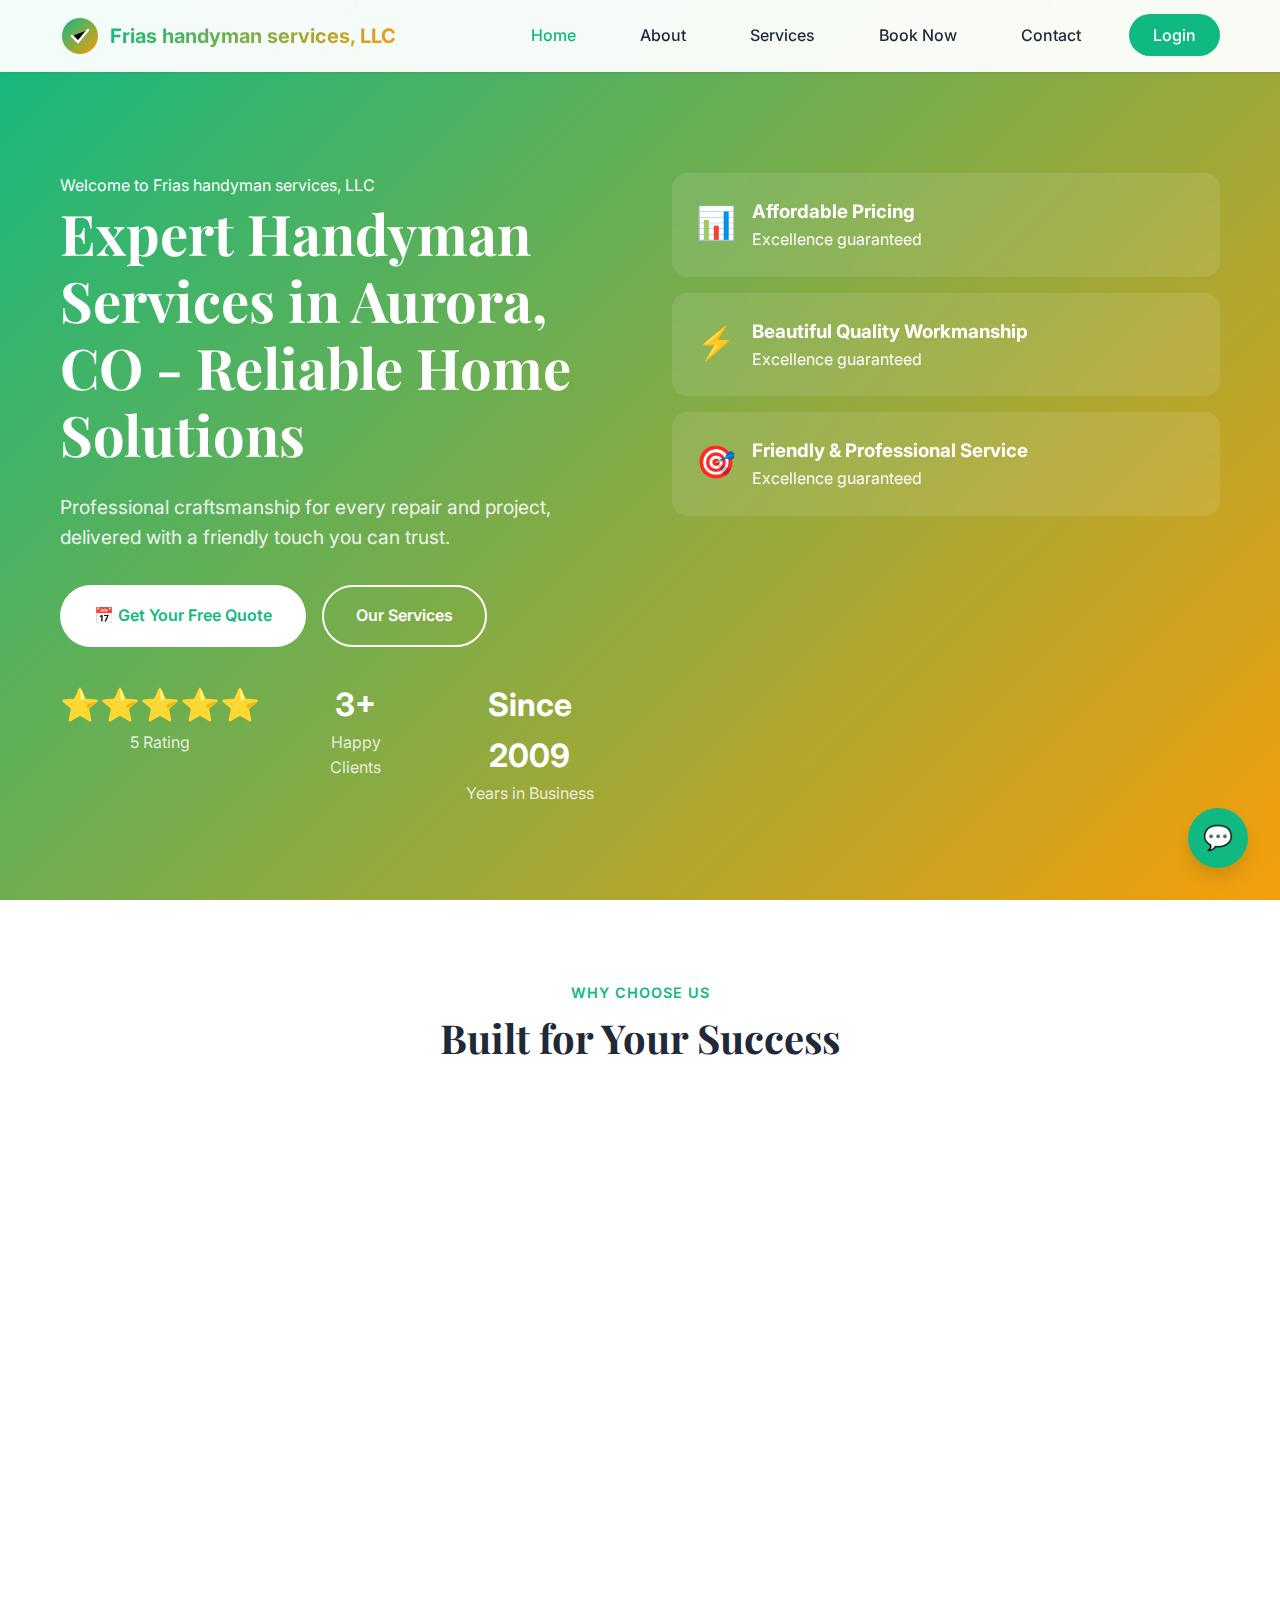
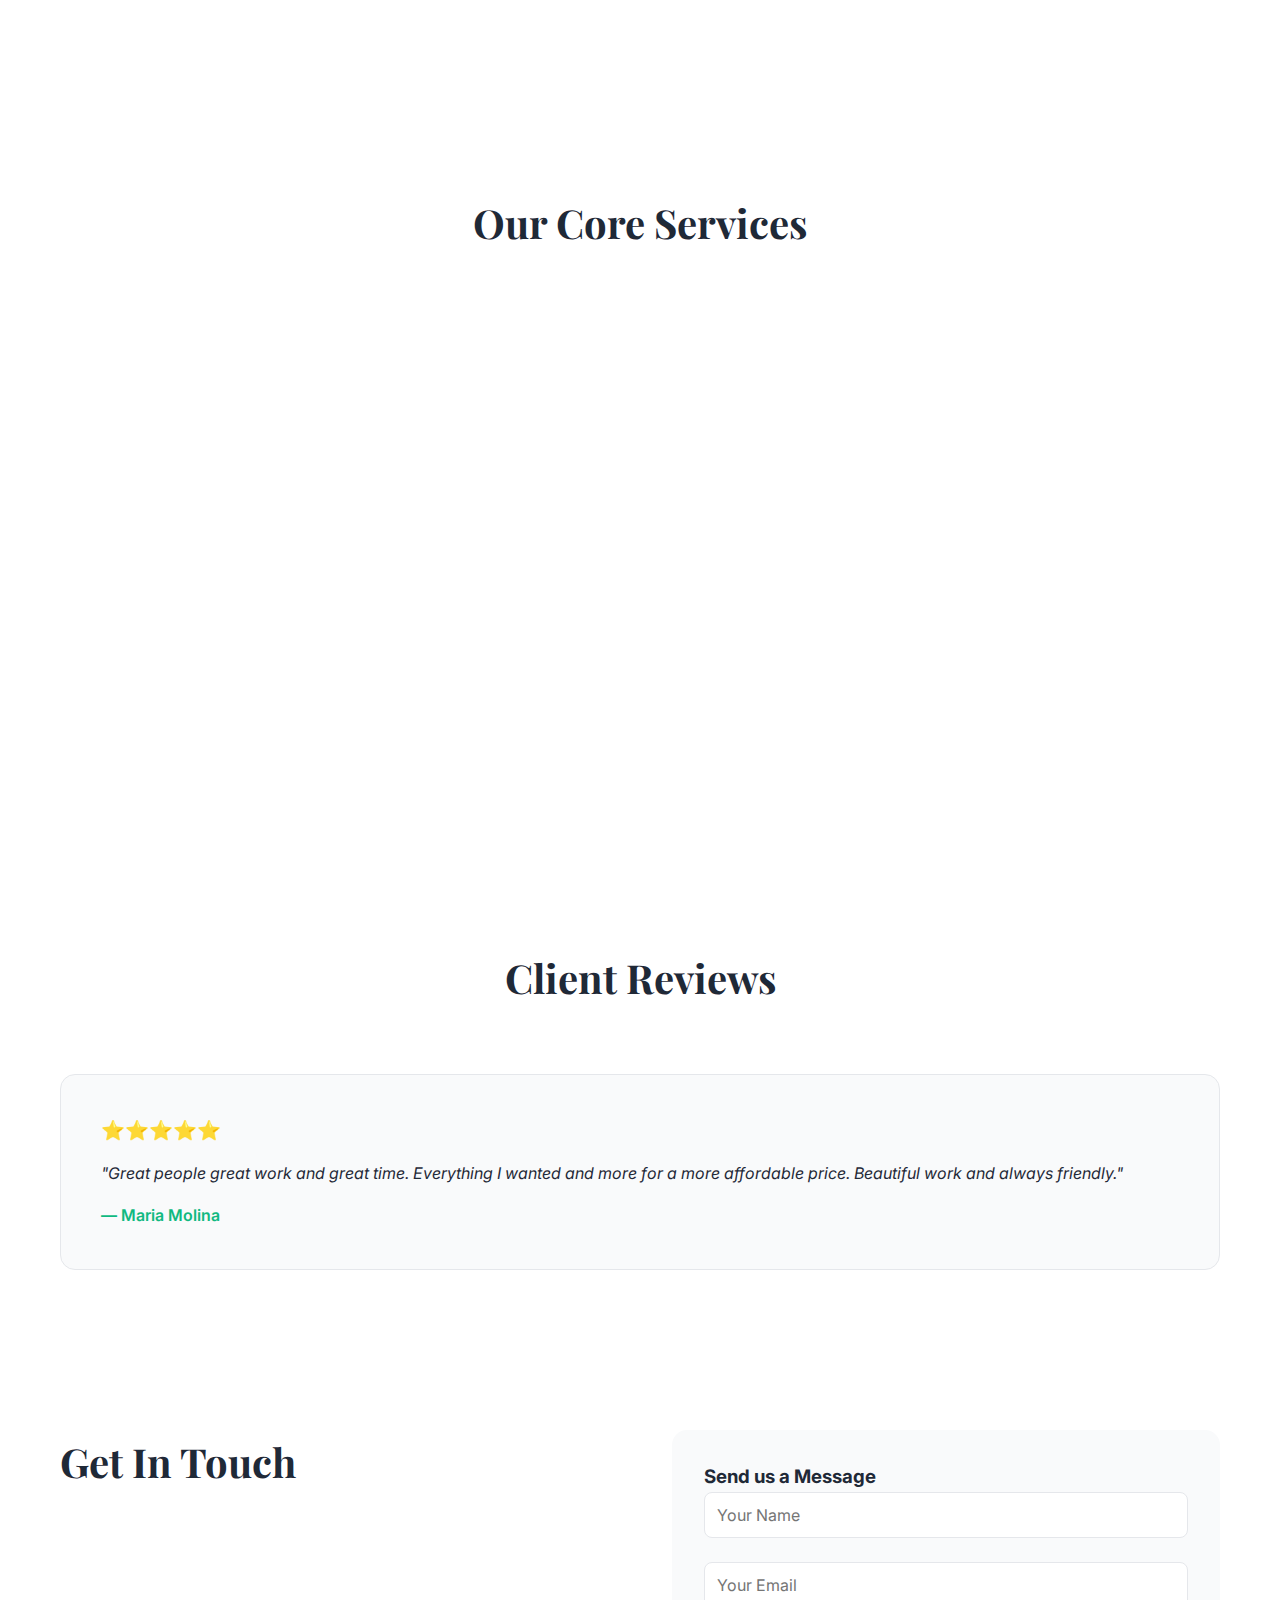
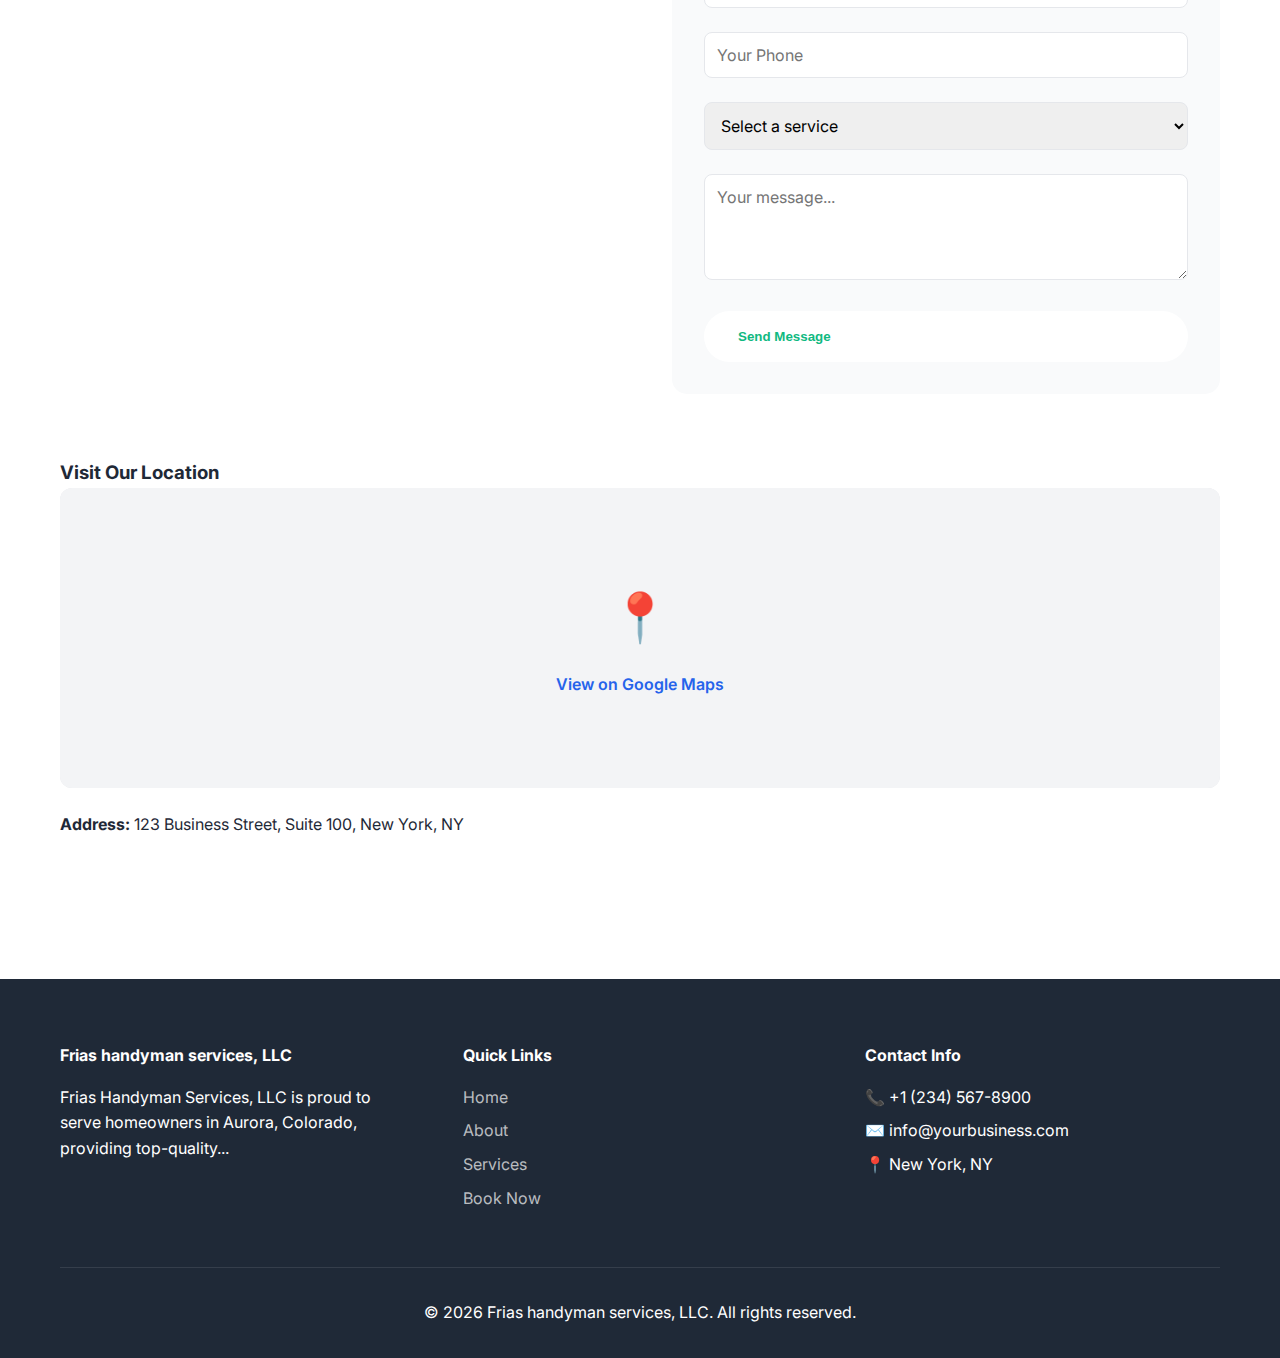
<file: index.html>
<!DOCTYPE html>
<html lang="en">
<head>
    <meta charset="UTF-8">
    <meta name="viewport" content="width=device-width, initial-scale=1.0">
    <meta name="description" content="Professional business services - Contact us for expert solutions">
    <meta name="keywords" content="business services, professional solutions">
    <title>Frias handyman services, LLC - Professional Services</title>
    <link rel="stylesheet" href="styles.css">
    <link href="https://fonts.googleapis.com/css2?family=Inter:wght@300;400;600;700&family=Playfair+Display:wght@700&display=swap" rel="stylesheet">
    <link rel="icon" type="image/svg+xml" href="data:image/svg+xml,%3Csvg xmlns='http://www.w3.org/2000/svg' viewBox='0 0 40 40'%3E%3Ccircle cx='20' cy='20' r='18' fill='%2310b981'/%3E%3Cpath d='M12 20L18 26L28 14' stroke='white' stroke-width='2.5'/%3E%3C/svg%3E">
    <script type="application/ld+json">
    {
      "@context": "https://schema.org",
      "@type": "LocalBusiness",
      "name": "Frias handyman services, LLC",
      "description": "Professional business services - Contact us for expert solutions",
      "telephone": "12345678900",
      "email": "info@yourbusiness.com",
      "address": {
        "@type": "PostalAddress",
        "streetAddress": "123 Business Street",
        "addressLocality": "New York",
        "addressRegion": "NY",
        "postalCode": "10001"
      },
      "geo": {
        "@type": "GeoCoordinates",
        "latitude": 40.7128,
        "longitude": -74.006
      },
      "aggregateRating": {
        "@type": "AggregateRating",
        "ratingValue": "5",
        "reviewCount": "3"
      }
    }
    </script>
</head>
<body>
    <nav class="navbar" id="navbar">
        <div class="container nav-container">
            <div class="logo">
                <svg width="40" height="40" viewBox="0 0 40 40">
                    <defs>
                        <linearGradient id="logoGrad" x1="0%" y1="0%" x2="100%" y2="100%">
                            <stop offset="0%" style="stop-color:#10b981"/>
                            <stop offset="100%" style="stop-color:#f59e0b"/>
                        </linearGradient>
                    </defs>
                    <circle cx="20" cy="20" r="18" fill="url(#logoGrad)"/>
                    <path d="M12 20L18 26L28 14" stroke="white" stroke-width="2.5" stroke-linecap="round"/>
                </svg>
                <span style="font-weight: 700; font-size: 1.25rem; background: linear-gradient(135deg, #10b981 0%, #f59e0b 100%); -webkit-background-clip: text; -webkit-text-fill-color: transparent;">Frias handyman services, LLC</span>
            </div>
            <ul class="nav-menu" id="navMenu">
                <li><a href="#home" class="nav-link active">Home</a></li>
                <li><a href="about.html" class="nav-link">About</a></li>
                <li><a href="services.html" class="nav-link">Services</a></li>
                <li><a href="booking.html" class="nav-link">Book Now</a></li>
                <li><a href="#contact" class="nav-link">Contact</a></li>
                <li><a href="login.html" class="nav-link btn-login">Login</a></li>
            </ul>
            <div class="hamburger" id="hamburger">
                <span></span><span></span><span></span>
            </div>
        </div>
    </nav>

    <section class="hero" id="home">
        <div class="hero-overlay"></div>
        <div class="container hero-content">
            <div class="hero-text">
                <span class="hero-tag">Welcome to Frias handyman services, LLC</span>
                <h1 class="hero-title">Expert Handyman Services in Aurora, CO - Reliable Home Solutions</h1>
                <p class="hero-description">Professional craftsmanship for every repair and project, delivered with a friendly touch you can trust.</p>
                <div class="hero-buttons">
                    <a href="booking.html" class="btn btn-primary">📅 Get Your Free Quote</a>
                    <a href="services.html" class="btn btn-secondary">Our Services</a>
                </div>
                <div class="hero-stats">
                    <div class="stat">
                        <div class="stat-number">⭐⭐⭐⭐⭐</div>
                        <div class="stat-label">5 Rating</div>
                    </div>
                    <div class="stat">
                        <div class="stat-number">3+</div>
                        <div class="stat-label">Happy Clients</div>
                    </div>
                    <div class="stat">
                        <div class="stat-number">Since 2009</div>
                        <div class="stat-label">Years in Business</div>
                    </div>
                </div>
            </div>
            <div class="hero-image">
                
                <div class="hero-card">
                    <div class="card-icon">📊</div>
                    <div class="card-content">
                        <h3>Affordable Pricing</h3>
                        <p>Excellence guaranteed</p>
                    </div>
                </div>
                
                <div class="hero-card">
                    <div class="card-icon">⚡</div>
                    <div class="card-content">
                        <h3>Beautiful Quality Workmanship</h3>
                        <p>Excellence guaranteed</p>
                    </div>
                </div>
                
                <div class="hero-card">
                    <div class="card-icon">🎯</div>
                    <div class="card-content">
                        <h3>Friendly &amp; Professional Service</h3>
                        <p>Excellence guaranteed</p>
                    </div>
                </div>
                
            </div>
        </div>
    </section>

    <section class="features">
        <div class="container">
            <div class="section-header">
                <span class="section-tag">Why Choose Us</span>
                <h2 class="section-title">Built for Your Success</h2>
            </div>
            <div class="features-grid">
                
                <div class="feature-card">
                    <div class="feature-icon">🎯</div>
                    <h3>Affordable Pricing</h3>
                    <p>Delivering excellence in every aspect</p>
                </div>
                
                <div class="feature-card">
                    <div class="feature-icon">🎯</div>
                    <h3>Beautiful Quality Workmanship</h3>
                    <p>Delivering excellence in every aspect</p>
                </div>
                
                <div class="feature-card">
                    <div class="feature-icon">🎯</div>
                    <h3>Friendly &amp; Professional Service</h3>
                    <p>Delivering excellence in every aspect</p>
                </div>
                
                <div class="feature-card">
                    <div class="feature-icon">🎯</div>
                    <h3>Reliable Local Expertise in Aurora, CO</h3>
                    <p>Delivering excellence in every aspect</p>
                </div>
                
                <div class="feature-card">
                    <div class="feature-icon">🎯</div>
                    <h3>Customer Satisfaction Focused</h3>
                    <p>Delivering excellence in every aspect</p>
                </div>
                
            </div>
        </div>
    </section>

    <section class="services-preview">
        <div class="container">
            <div class="section-header">
                <h2 class="section-title">Our Core Services</h2>
            </div>
            <div class="services-grid">
                
                <div class="service-card">
                    <div class="service-number">01</div>
                    <h3>General Home Repairs</h3>
                    <p>Tackle your home&#039;s to-do list with ease. We handle everything from leaky faucets and broken fixtures to drywall repairs, ensuring your home is always in top shape.</p>
                    <div class="service-price">$150 <span class="duration">/ 60 min</span></div>
                    <a href="booking.html?service=General%20Home%20Repairs" class="service-link">Book Now →</a>
                </div>
                
                <div class="service-card">
                    <div class="service-number">02</div>
                    <h3>Home Improvement Projects</h3>
                    <p>Transform your living space with our expert home improvement services. We bring your vision to life with meticulous craftsmanship, enhancing the beauty and functionality of your home.</p>
                    <div class="service-price">$150 <span class="duration">/ 60 min</span></div>
                    <a href="booking.html?service=Home%20Improvement%20Projects" class="service-link">Book Now →</a>
                </div>
                
                <div class="service-card">
                    <div class="service-number">03</div>
                    <h3>Installations &amp; Assembly</h3>
                    <p>Need something installed or assembled? From shelving units and TV mounts to new appliances, we provide efficient and precise installation services to save you time and hassle.</p>
                    <div class="service-price">$150 <span class="duration">/ 60 min</span></div>
                    <a href="booking.html?service=Installations%20%26%20Assembly" class="service-link">Book Now →</a>
                </div>
                
            </div>
        </div>
    </section>

    
    <section class="testimonials">
        <div class="container">
            <div class="section-header">
                <h2 class="section-title">Client Reviews</h2>
            </div>
            <div class="testimonials-grid">
                
                <div class="testimonial-card">
                    <div class="testimonial-rating">⭐⭐⭐⭐⭐</div>
                    <p class="testimonial-text">"Great people great work and great time. Everything I wanted and more for a more affordable price. Beautiful work and always friendly."</p>
                    <p class="testimonial-author">— Maria Molina</p>
                </div>
                
            </div>
        </div>
    </section>
    

    <section class="contact" id="contact">
        <div class="container">
            <div class="contact-content">
                <div class="contact-info">
                    <h2 class="section-title">Get In Touch</h2>
                    <div class="contact-methods">
                        <a href="tel:12345678900" class="contact-method">
                            <div class="method-icon">📞</div>
                            <div class="method-content">
                                <h4>Call Us</h4>
                                <p>+1 (234) 567-8900</p>
                            </div>
                        </a>
                        <a href="https://wa.me/12345678900" target="_blank" class="contact-method">
                            <div class="method-icon">💬</div>
                            <div class="method-content">
                                <h4>WhatsApp</h4>
                                <p>Chat now</p>
                            </div>
                        </a>
                        <a href="mailto:info@yourbusiness.com" class="contact-method">
                            <div class="method-icon">✉️</div>
                            <div class="method-content">
                                <h4>Email</h4>
                                <p>info@yourbusiness.com</p>
                            </div>
                        </a>
                    </div>
                </div>

                <div class="contact-form-container">
                    <h3>Send us a Message</h3>
                    <form id="contactForm" class="contact-form">
                        <div class="form-group">
                            <input type="text" name="name" required placeholder="Your Name">
                        </div>
                        <div class="form-group">
                            <input type="email" name="email" required placeholder="Your Email">
                        </div>
                        <div class="form-group">
                            <input type="tel" name="phone" placeholder="Your Phone">
                        </div>
                        <div class="form-group">
                            <select name="service">
                                <option value="">Select a service</option>
                                <option value="General Home Repairs">General Home Repairs</option><option value="Home Improvement Projects">Home Improvement Projects</option><option value="Installations &amp; Assembly">Installations &amp; Assembly</option>
                            </select>
                        </div>
                        <div class="form-group">
                            <textarea name="message" rows="4" required placeholder="Your message..."></textarea>
                        </div>
                        <button type="submit" class="btn btn-primary btn-full">Send Message</button>
                        <div id="contactFormMessage" class="form-message"></div>
                    </form>
                </div>
            </div>

            <div class="map-section">
                <h3>Visit Our Location</h3>
                <div id="map" class="map" data-lat="40.7128" data-lng="-74.006" data-business="Frias handyman services, LLC"></div>
                <p><strong>Address:</strong> 123 Business Street, Suite 100, New York, NY</p>
                <a href="https://www.google.com/maps/search/?api=1&query=40.7128,-74.006" target="_blank" class="btn btn-secondary">Get Directions</a>
            </div>
        </div>
    </section>

    <footer class="footer">
        <div class="container">
            <div class="footer-content">
                <div class="footer-section">
                    <h4>Frias handyman services, LLC</h4>
                    <p>Frias Handyman Services, LLC is proud to serve homeowners in Aurora, Colorado, providing top-quality...</p>
                </div>
                <div class="footer-section">
                    <h4>Quick Links</h4>
                    <ul>
                        <li><a href="#home">Home</a></li>
                        <li><a href="about.html">About</a></li>
                        <li><a href="services.html">Services</a></li>
                        <li><a href="booking.html">Book Now</a></li>
                    </ul>
                </div>
                <div class="footer-section">
                    <h4>Contact Info</h4>
                    <ul>
                        <li>📞 +1 (234) 567-8900</li>
                        <li>✉️ info@yourbusiness.com</li>
                        <li>📍 New York, NY</li>
                    </ul>
                </div>
            </div>
            <div class="footer-bottom">
                <p>&copy; 2026 Frias handyman services, LLC. All rights reserved.</p>
            </div>
        </div>
    </footer>

    <div id="chatbot-widget" class="chatbot-widget">
        <button id="chatbot-trigger" class="chatbot-trigger">💬</button>
        <div id="chatbot-window" class="chatbot-window" style="display: none;">
            <div class="chatbot-header">
                <h4>Chat with us!</h4>
                <button id="chatbot-close">×</button>
            </div>
            <div id="chatbot-messages" class="chatbot-messages">
                <div class="chatbot-message bot">
                    <p>👋 Hi! How can I help you today?</p>
                    <div class="chatbot-quick-replies">
                        <button class="quick-reply" data-message="Book appointment">📅 Book</button>
                        <button class="quick-reply" data-message="Services">📋 Services</button>
                        <button class="quick-reply" data-message="Hours">🕐 Hours</button>
                    </div>
                </div>
            </div>
            <div class="chatbot-input">
                <input type="text" id="chatbot-input-field" placeholder="Type a message...">
                <button id="chatbot-send">Send</button>
            </div>
        </div>
    </div>

    <script src="script.js"></script>
    
    <script src="https://js.stripe.com/v3/"></script>
</body>
</html>
</file>
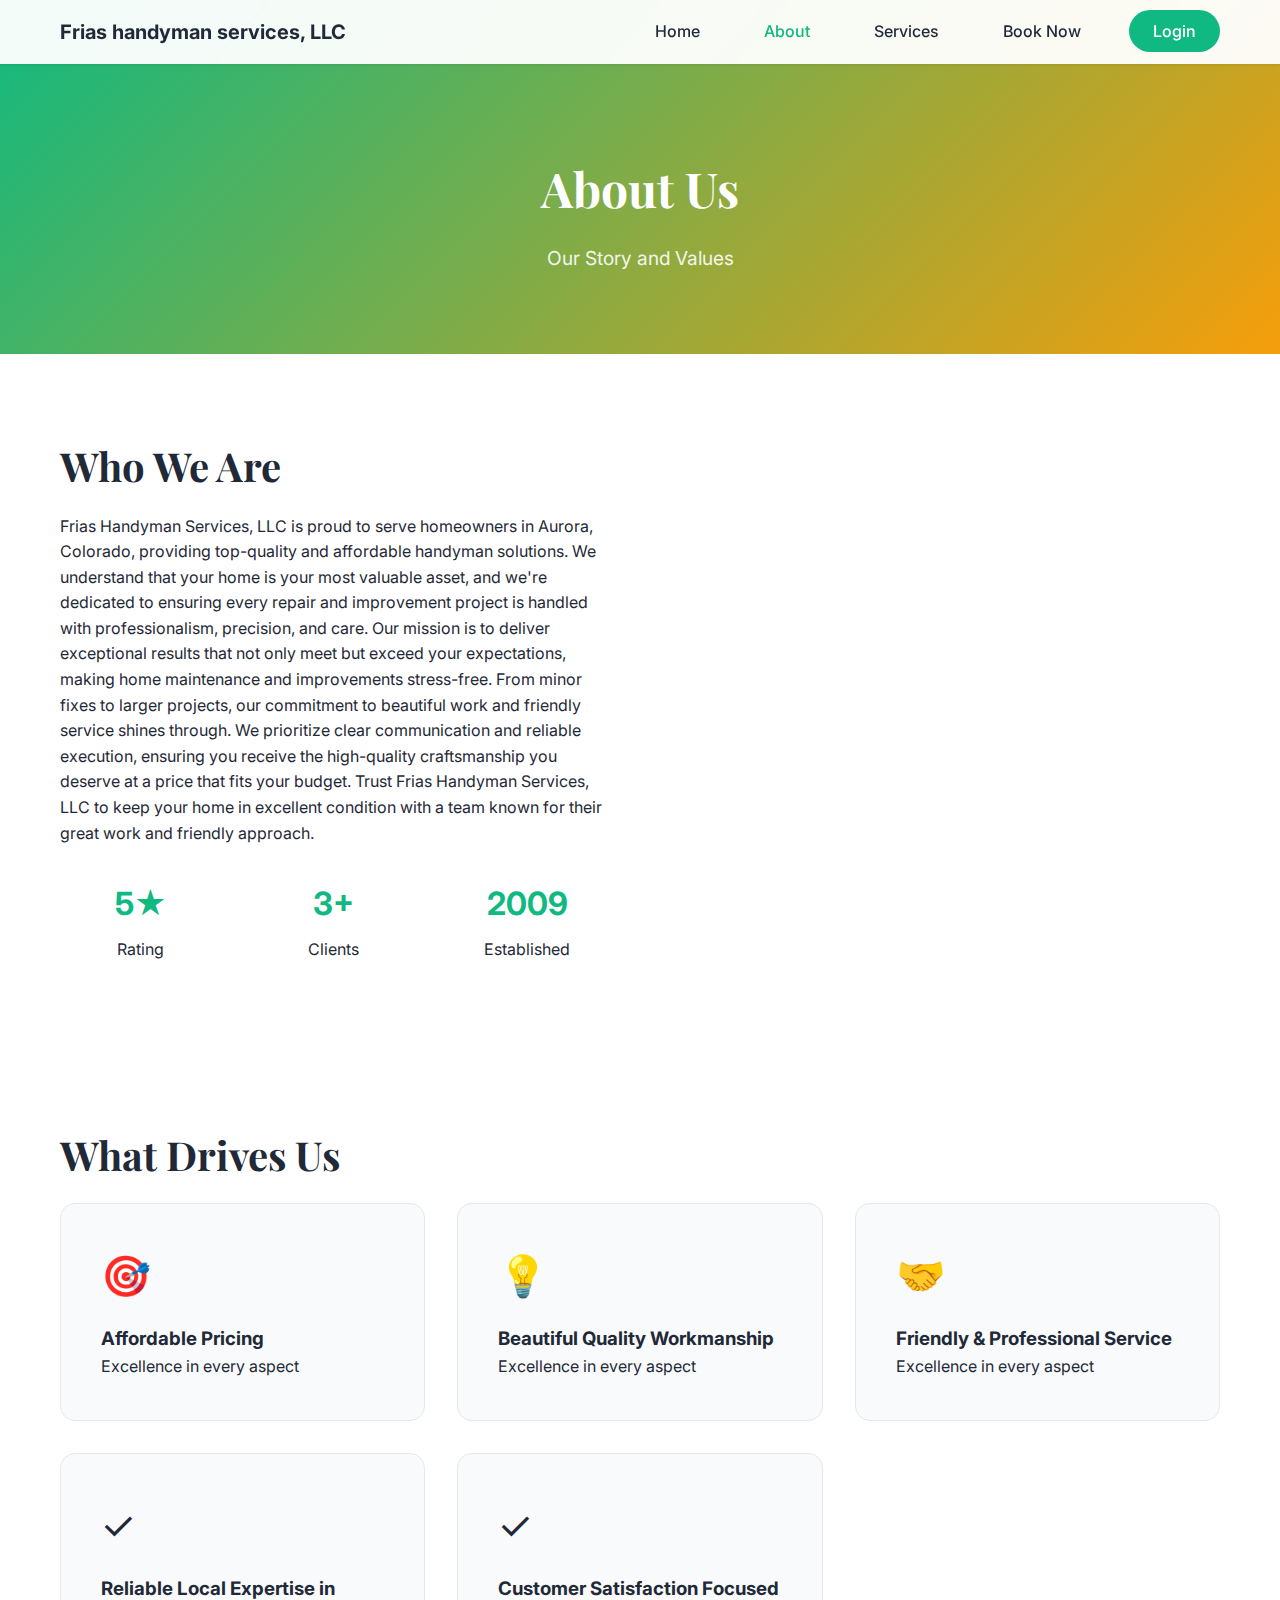
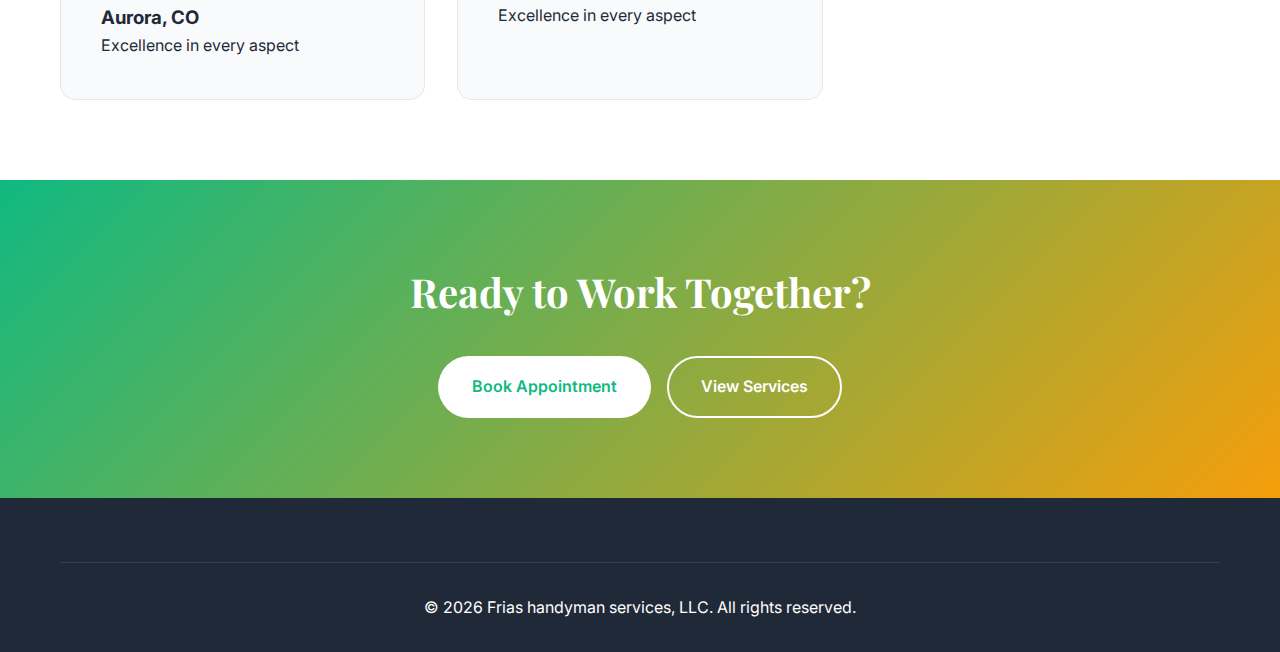
<file: about.html>
<!DOCTYPE html>
<html lang="en">
<head>
    <meta charset="UTF-8">
    <meta name="viewport" content="width=device-width, initial-scale=1.0">
    <title>About Us - Frias handyman services, LLC</title>
    <link rel="stylesheet" href="styles.css">
    <link href="https://fonts.googleapis.com/css2?family=Inter:wght@300;400;600;700&family=Playfair+Display:wght@700&display=swap" rel="stylesheet">
</head>
<body>
    <nav class="navbar">
        <div class="container nav-container">
            <div class="logo">
                <a href="index.html" style="text-decoration:none;color:inherit;display:flex;align-items:center;gap:10px;">
                    <span style="font-weight:700;font-size:1.25rem;">Frias handyman services, LLC</span>
                </a>
            </div>
            <ul class="nav-menu" id="navMenu">
                <li><a href="index.html" class="nav-link">Home</a></li>
                <li><a href="about.html" class="nav-link active">About</a></li>
                <li><a href="services.html" class="nav-link">Services</a></li>
                <li><a href="booking.html" class="nav-link">Book Now</a></li>
                <li><a href="login.html" class="nav-link btn-login">Login</a></li>
            </ul>
            <div class="hamburger" id="hamburger">
                <span></span><span></span><span></span>
            </div>
        </div>
    </nav>

    <section class="page-header">
        <div class="container">
            <h1 class="page-title">About Us</h1>
            <p class="page-subtitle">Our Story and Values</p>
        </div>
    </section>

    <section class="about-story">
        <div class="container">
            <div class="story-content">
                <div class="story-text">
                    <h2 class="section-title">Who We Are</h2>
                    <p>Frias Handyman Services, LLC is proud to serve homeowners in Aurora, Colorado, providing top-quality and affordable handyman solutions. We understand that your home is your most valuable asset, and we&#039;re dedicated to ensuring every repair and improvement project is handled with professionalism, precision, and care. Our mission is to deliver exceptional results that not only meet but exceed your expectations, making home maintenance and improvements stress-free.

From minor fixes to larger projects, our commitment to beautiful work and friendly service shines through. We prioritize clear communication and reliable execution, ensuring you receive the high-quality craftsmanship you deserve at a price that fits your budget. Trust Frias Handyman Services, LLC to keep your home in excellent condition with a team known for their great work and friendly approach.</p>
                    <div class="story-stats">
                        <div class="story-stat">
                            <h3>5★</h3>
                            <p>Rating</p>
                        </div>
                        <div class="story-stat">
                            <h3>3+</h3>
                            <p>Clients</p>
                        </div>
                        <div class="story-stat">
                            <h3>2009</h3>
                            <p>Established</p>
                        </div>
                    </div>
                </div>
            </div>
        </div>
    </section>

    <section class="mission-vision">
        <div class="container">
            <h2 class="section-title">What Drives Us</h2>
            <div class="mission-grid">
                
                <div class="mission-card">
                    <div class="mission-icon">🎯</div>
                    <h3>Affordable Pricing</h3>
                    <p>Excellence in every aspect</p>
                </div>
                
                <div class="mission-card">
                    <div class="mission-icon">💡</div>
                    <h3>Beautiful Quality Workmanship</h3>
                    <p>Excellence in every aspect</p>
                </div>
                
                <div class="mission-card">
                    <div class="mission-icon">🤝</div>
                    <h3>Friendly &amp; Professional Service</h3>
                    <p>Excellence in every aspect</p>
                </div>
                
                <div class="mission-card">
                    <div class="mission-icon">✓</div>
                    <h3>Reliable Local Expertise in Aurora, CO</h3>
                    <p>Excellence in every aspect</p>
                </div>
                
                <div class="mission-card">
                    <div class="mission-icon">✓</div>
                    <h3>Customer Satisfaction Focused</h3>
                    <p>Excellence in every aspect</p>
                </div>
                
            </div>
        </div>
    </section>

    <section class="cta-section">
        <div class="container">
            <div class="cta-content">
                <h2>Ready to Work Together?</h2>
                <div class="cta-buttons">
                    <a href="booking.html" class="btn btn-primary">Book Appointment</a>
                    <a href="services.html" class="btn btn-secondary">View Services</a>
                </div>
            </div>
        </div>
    </section>

    <footer class="footer">
        <div class="container">
            <div class="footer-bottom">
                <p>&copy; 2026 Frias handyman services, LLC. All rights reserved.</p>
            </div>
        </div>
    </footer>

    <script src="script.js"></script>
</body>
</html>
</file>
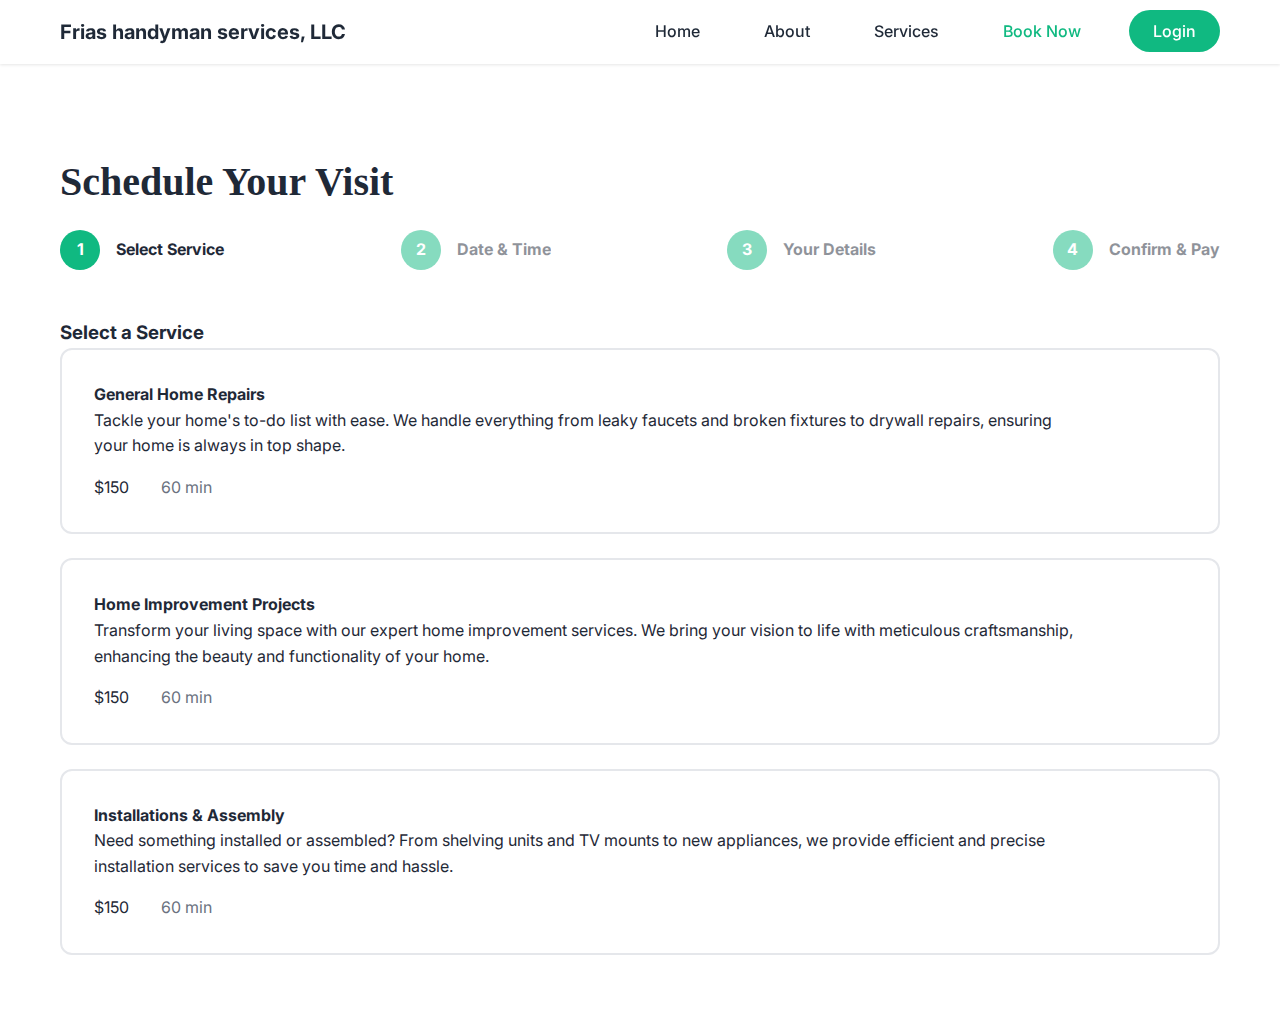
<file: booking.html>
<!DOCTYPE html>
<html lang="en">
<head>
    <meta charset="UTF-8">
    <meta name="viewport" content="width=device-width, initial-scale=1.0">
    <title>Book Appointment - Frias handyman services, LLC</title>
    <link rel="stylesheet" href="styles.css">
    <link href="https://fonts.googleapis.com/css2?family=Inter:wght@300;400;600;700&display=swap" rel="stylesheet">
</head>
<body>
    <nav class="navbar">
        <div class="container nav-container">
            <div class="logo">
                <a href="index.html" style="text-decoration:none;color:inherit;">
                    <span style="font-weight:700;font-size:1.25rem;">Frias handyman services, LLC</span>
                </a>
            </div>
            <ul class="nav-menu" id="navMenu">
                <li><a href="index.html" class="nav-link">Home</a></li>
                <li><a href="about.html" class="nav-link">About</a></li>
                <li><a href="services.html" class="nav-link">Services</a></li>
                <li><a href="booking.html" class="nav-link active">Book Now</a></li>
                <li><a href="login.html" class="nav-link btn-login">Login</a></li>
            </ul>
            <div class="hamburger" id="hamburger">
                <span></span><span></span><span></span>
            </div>
        </div>
    </nav>

    <section class="booking-section">
        <div class="container">
            <h1 class="section-title">Schedule Your Visit</h1>

            <div class="booking-steps">
                <div class="step active" data-step="1">
                    <div class="step-number">1</div>
                    <div class="step-info"><h4>Select Service</h4></div>
                </div>
                <div class="step" data-step="2">
                    <div class="step-number">2</div>
                    <div class="step-info"><h4>Date & Time</h4></div>
                </div>
                <div class="step" data-step="3">
                    <div class="step-number">3</div>
                    <div class="step-info"><h4>Your Details</h4></div>
                </div>
                <div class="step" data-step="4">
                    <div class="step-number">4</div>
                    <div class="step-info"><h4>Confirm & Pay</h4></div>
                </div>
            </div>

            <div class="booking-content">
                <div class="booking-step-content active" id="step-1">
                    <h3>Select a Service</h3>
                    <div class="services-selection">
                        
                        <div class="service-option" data-service="General Home Repairs" data-price="150" data-duration="60 min">
                            <div class="service-info">
                                <h4>General Home Repairs</h4>
                                <p>Tackle your home&#039;s to-do list with ease. We handle everything from leaky faucets and broken fixtures to drywall repairs, ensuring your home is always in top shape.</p>
                                <div class="service-meta">
                                    <span class="price">$150</span>
                                    <span class="duration">60 min</span>
                                </div>
                            </div>
                            <button class="btn btn-secondary">Select</button>
                        </div>
                        
                        <div class="service-option" data-service="Home Improvement Projects" data-price="150" data-duration="60 min">
                            <div class="service-info">
                                <h4>Home Improvement Projects</h4>
                                <p>Transform your living space with our expert home improvement services. We bring your vision to life with meticulous craftsmanship, enhancing the beauty and functionality of your home.</p>
                                <div class="service-meta">
                                    <span class="price">$150</span>
                                    <span class="duration">60 min</span>
                                </div>
                            </div>
                            <button class="btn btn-secondary">Select</button>
                        </div>
                        
                        <div class="service-option" data-service="Installations &amp; Assembly" data-price="150" data-duration="60 min">
                            <div class="service-info">
                                <h4>Installations &amp; Assembly</h4>
                                <p>Need something installed or assembled? From shelving units and TV mounts to new appliances, we provide efficient and precise installation services to save you time and hassle.</p>
                                <div class="service-meta">
                                    <span class="price">$150</span>
                                    <span class="duration">60 min</span>
                                </div>
                            </div>
                            <button class="btn btn-secondary">Select</button>
                        </div>
                        
                    </div>
                </div>

                <div class="booking-step-content" id="step-2">
                    <h3>Choose Date & Time</h3>
                    <div class="datetime-container">
                        <div class="calendar-container">
                            <div class="calendar-header">
                                <button id="prev-month" class="calendar-nav">‹</button>
                                <h4 id="calendar-month-year"></h4>
                                <button id="next-month" class="calendar-nav">›</button>
                            </div>
                            <div id="calendar" class="calendar"></div>
                        </div>
                        <div class="time-slots-container">
                            <h4>Available Times</h4>
                            <div id="time-slots" class="time-slots"></div>
                        </div>
                    </div>
                    <div class="step-actions">
                        <button class="btn btn-secondary" onclick="prevStep()">Back</button>
                        <button class="btn btn-primary" onclick="nextStep()" id="next-step-2" disabled>Continue</button>
                    </div>
                </div>

                <div class="booking-step-content" id="step-3">
                    <h3>Your Information</h3>
                    <form id="customer-details-form" class="booking-form">
                        <div class="form-row">
                            <div class="form-group">
                                <input type="text" id="customer-firstname" required placeholder="First Name">
                            </div>
                            <div class="form-group">
                                <input type="text" id="customer-lastname" required placeholder="Last Name">
                            </div>
                        </div>
                        <div class="form-group">
                            <input type="email" id="customer-email" required placeholder="Email">
                        </div>
                        <div class="form-group">
                            <input type="tel" id="customer-phone" required placeholder="Phone">
                        </div>
                        <div class="form-group">
                            <textarea id="customer-notes" rows="3" placeholder="Notes"></textarea>
                        </div>
                    </form>
                    <div class="step-actions">
                        <button class="btn btn-secondary" onclick="prevStep()">Back</button>
                        <button class="btn btn-primary" onclick="nextStep()">Continue</button>
                    </div>
                </div>

                <div class="booking-step-content" id="step-4">
                    <h3>Confirm & Pay Deposit</h3>
                    <div class="booking-summary">
                        <h4>Booking Summary</h4>
                        <div class="summary-item"><span>Service:</span><strong id="summary-service">-</strong></div>
                        <div class="summary-item"><span>Date:</span><strong id="summary-date">-</strong></div>
                        <div class="summary-item"><span>Time:</span><strong id="summary-time">-</strong></div>
                        <div class="summary-divider"></div>
                        <div class="summary-item total"><span>Total:</span><strong id="summary-total">$0</strong></div>
                        <div class="summary-item deposit"><span>Deposit (50%):</span><strong id="summary-deposit">$0</strong></div>
                    </div>
                    <div class="payment-container">
                        <h4>Payment</h4>
                        <div id="card-element" class="card-element"></div>
                        <div id="card-errors" class="card-errors"></div>
                    </div>
                    <div class="step-actions">
                        <button class="btn btn-secondary" onclick="prevStep()">Back</button>
                        <button class="btn btn-primary" onclick="confirmBooking()" id="confirm-booking-btn">Pay & Confirm</button>
                    </div>
                </div>
            </div>
        </div>
    </section>

    <script src="script.js"></script>
    <script src="https://js.stripe.com/v3/"></script>
</body>
</html>
</file>
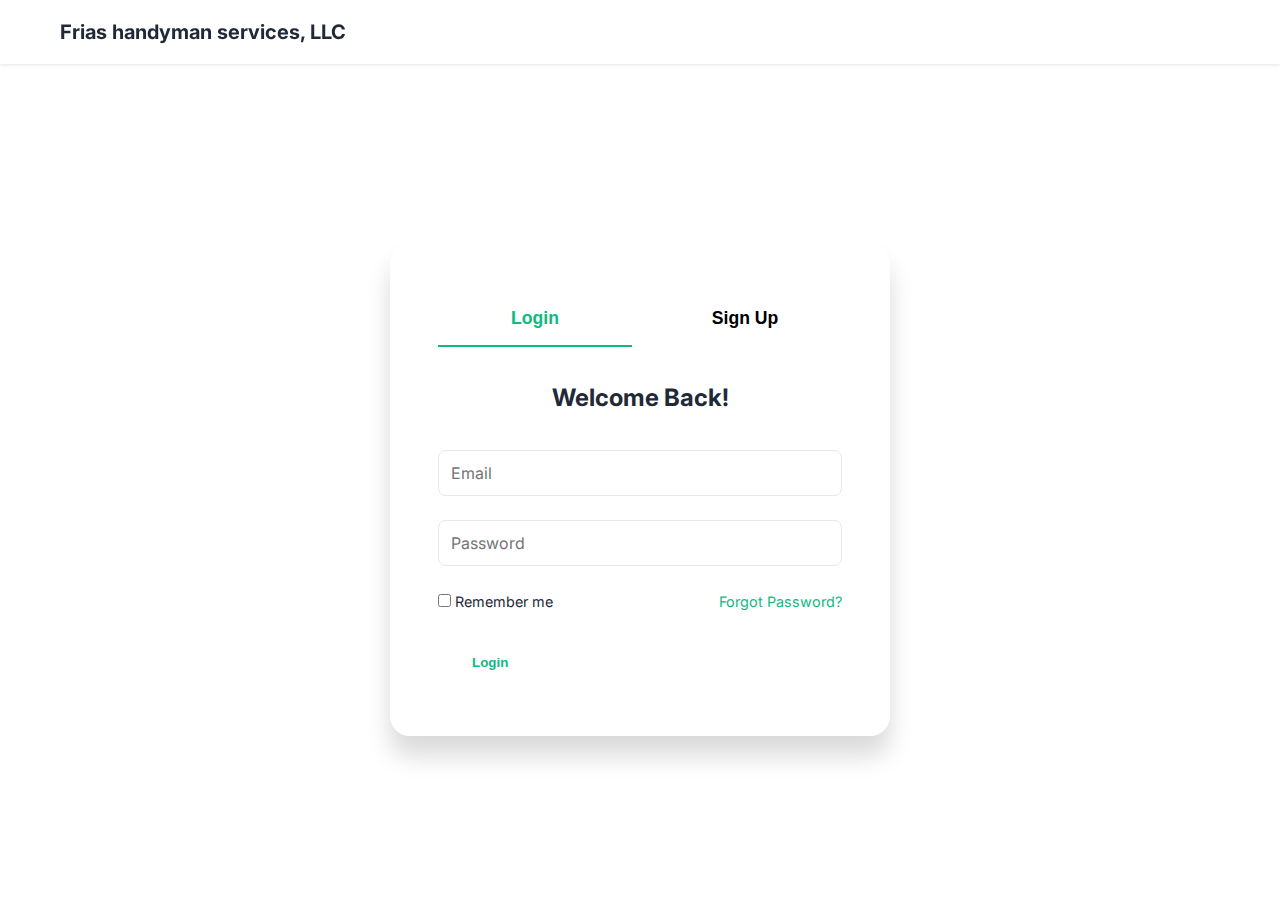
<file: login.html>
<!DOCTYPE html>
<html lang="en">
<head>
    <meta charset="UTF-8">
    <meta name="viewport" content="width=device-width, initial-scale=1.0">
    <title>Login - Frias handyman services, LLC</title>
    <link rel="stylesheet" href="styles.css">
    <link href="https://fonts.googleapis.com/css2?family=Inter:wght@300;400;600;700&display=swap" rel="stylesheet">
</head>
<body>
    <nav class="navbar">
        <div class="container nav-container">
            <div class="logo">
                <a href="index.html" style="text-decoration:none;color:inherit;">
                    <span style="font-weight:700;font-size:1.25rem;">Frias handyman services, LLC</span>
                </a>
            </div>
        </div>
    </nav>

    <section class="auth-section">
        <div class="auth-container">
            <div class="auth-tabs">
                <button class="auth-tab active" data-tab="login">Login</button>
                <button class="auth-tab" data-tab="signup">Sign Up</button>
            </div>

            <div id="login-form" class="auth-form active">
                <h2>Welcome Back!</h2>
                <form id="loginForm">
                    <div class="form-group">
                        <input type="email" name="email" required placeholder="Email">
                    </div>
                    <div class="form-group">
                        <input type="password" name="password" required placeholder="Password">
                    </div>
                    <div class="form-options">
                        <label><input type="checkbox"> Remember me</label>
                        <a href="#">Forgot Password?</a>
                    </div>
                    <button type="submit" class="btn btn-primary btn-full">Login</button>
                    <div id="login-message" class="form-message"></div>
                </form>
            </div>

            <div id="signup-form" class="auth-form">
                <h2>Create Account</h2>
                <form id="signupForm">
                    <div class="form-row">
                        <div class="form-group">
                            <input type="text" name="firstname" required placeholder="First Name">
                        </div>
                        <div class="form-group">
                            <input type="text" name="lastname" required placeholder="Last Name">
                        </div>
                    </div>
                    <div class="form-group">
                        <input type="email" name="email" required placeholder="Email">
                    </div>
                    <div class="form-group">
                        <input type="tel" name="phone" placeholder="Phone">
                    </div>
                    <div class="form-group">
                        <input type="password" name="password" required minlength="8" placeholder="Password (min 8 characters)">
                    </div>
                    <div class="form-group">
                        <input type="password" name="confirmPassword" required placeholder="Confirm Password">
                    </div>
                    <button type="submit" class="btn btn-primary btn-full">Create Account</button>
                    <div id="signup-message" class="form-message"></div>
                </form>
            </div>
        </div>
    </section>

    <script src="script.js"></script>
</body>
</html>
</file>
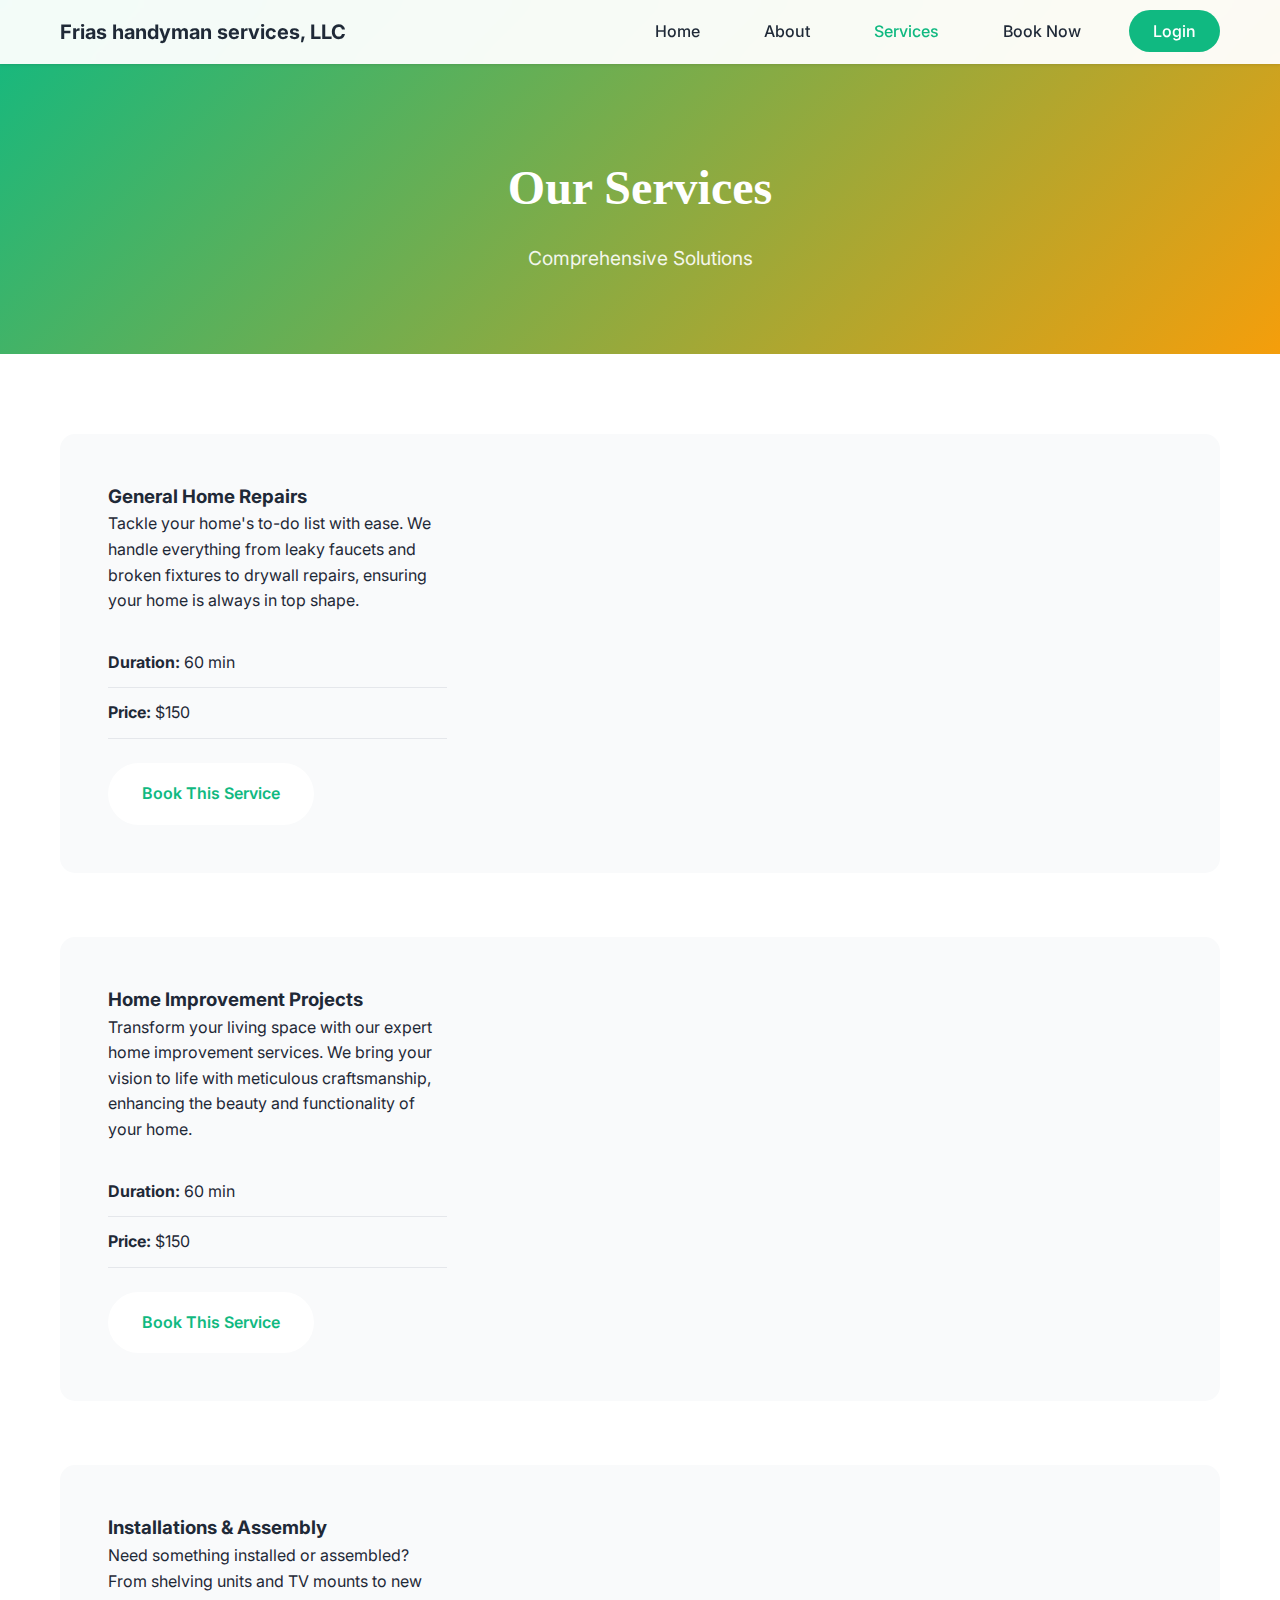
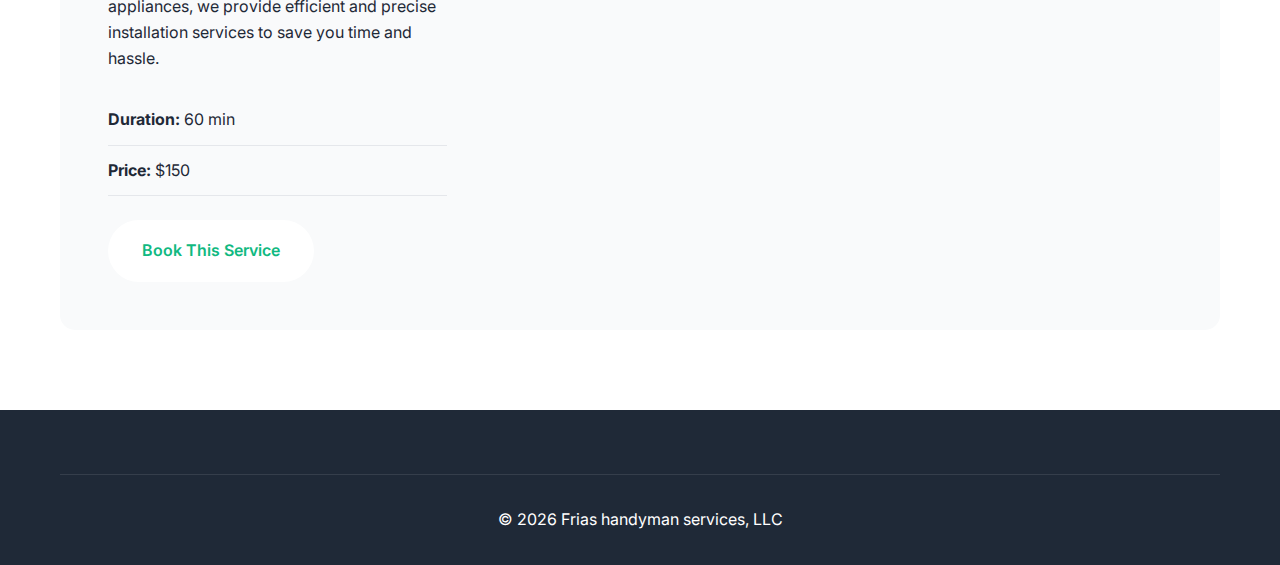
<file: services.html>
<!DOCTYPE html>
<html lang="en">
<head>
    <meta charset="UTF-8">
    <meta name="viewport" content="width=device-width, initial-scale=1.0">
    <title>Services - Frias handyman services, LLC</title>
    <link rel="stylesheet" href="styles.css">
    <link href="https://fonts.googleapis.com/css2?family=Inter:wght@300;400;600;700&display=swap" rel="stylesheet">
</head>
<body>
    <nav class="navbar">
        <div class="container nav-container">
            <div class="logo">
                <a href="index.html" style="text-decoration:none;color:inherit;">
                    <span style="font-weight:700;font-size:1.25rem;">Frias handyman services, LLC</span>
                </a>
            </div>
            <ul class="nav-menu" id="navMenu">
                <li><a href="index.html" class="nav-link">Home</a></li>
                <li><a href="about.html" class="nav-link">About</a></li>
                <li><a href="services.html" class="nav-link active">Services</a></li>
                <li><a href="booking.html" class="nav-link">Book Now</a></li>
                <li><a href="login.html" class="nav-link btn-login">Login</a></li>
            </ul>
            <div class="hamburger" id="hamburger">
                <span></span><span></span><span></span>
            </div>
        </div>
    </nav>

    <section class="page-header">
        <div class="container">
            <h1 class="page-title">Our Services</h1>
            <p class="page-subtitle">Comprehensive Solutions</p>
        </div>
    </section>

    <section class="main-services">
        <div class="container">
            <div class="services-detailed">
                
                <div class="service-detail">
                    <div class="service-content">
                        <h3>General Home Repairs</h3>
                        <p>Tackle your home&#039;s to-do list with ease. We handle everything from leaky faucets and broken fixtures to drywall repairs, ensuring your home is always in top shape.</p>
                        <div class="service-details-list">
                            <div class="detail-item"><strong>Duration:</strong> 60 min</div>
                            <div class="detail-item"><strong>Price:</strong> $150</div>
                        </div>
                        <a href="booking.html?service=General%20Home%20Repairs" class="btn btn-primary">Book This Service</a>
                    </div>
                </div>
                
                <div class="service-detail">
                    <div class="service-content">
                        <h3>Home Improvement Projects</h3>
                        <p>Transform your living space with our expert home improvement services. We bring your vision to life with meticulous craftsmanship, enhancing the beauty and functionality of your home.</p>
                        <div class="service-details-list">
                            <div class="detail-item"><strong>Duration:</strong> 60 min</div>
                            <div class="detail-item"><strong>Price:</strong> $150</div>
                        </div>
                        <a href="booking.html?service=Home%20Improvement%20Projects" class="btn btn-primary">Book This Service</a>
                    </div>
                </div>
                
                <div class="service-detail">
                    <div class="service-content">
                        <h3>Installations &amp; Assembly</h3>
                        <p>Need something installed or assembled? From shelving units and TV mounts to new appliances, we provide efficient and precise installation services to save you time and hassle.</p>
                        <div class="service-details-list">
                            <div class="detail-item"><strong>Duration:</strong> 60 min</div>
                            <div class="detail-item"><strong>Price:</strong> $150</div>
                        </div>
                        <a href="booking.html?service=Installations%20%26%20Assembly" class="btn btn-primary">Book This Service</a>
                    </div>
                </div>
                
            </div>
        </div>
    </section>

    <footer class="footer">
        <div class="container">
            <div class="footer-bottom">
                <p>&copy; 2026 Frias handyman services, LLC</p>
            </div>
        </div>
    </footer>

    <script src="script.js"></script>
</body>
</html>
</file>
<file: styles.css>
/* TIER-2 COMPLETE CSS */
* { margin: 0; padding: 0; box-sizing: border-box; }

:root {
    --primary: #10b981;
    --secondary: #f59e0b;
    --primary-dark: #00864e;
    --text-dark: #1f2937;
    --text-light: #6b7280;
    --bg-light: #f9fafb;
    --border: #e5e7eb;
    --font-main: 'Inter', sans-serif;
    --font-display: 'Playfair Display', serif;
    --shadow-sm: 0 1px 3px rgba(0,0,0,0.1);
    --shadow-md: 0 4px 6px rgba(0,0,0,0.1);
    --shadow-lg: 0 10px 15px rgba(0,0,0,0.1);
    --shadow-xl: 0 20px 25px rgba(0,0,0,0.15);
}

body { 
    font-family: var(--font-main); 
    color: var(--text-dark); 
    line-height: 1.6; 
    overflow-x: hidden; 
}

.container { 
    max-width: 1200px; 
    margin: 0 auto; 
    padding: 0 20px; 
}

/* Navigation */
.navbar { 
    position: fixed; 
    top: 0; 
    left: 0; 
    right: 0; 
    background: rgba(255,255,255,0.95); 
    backdrop-filter: blur(10px); 
    box-shadow: var(--shadow-sm); 
    z-index: 1000; 
}

.nav-container { 
    display: flex; 
    justify-content: space-between; 
    align-items: center; 
    padding: 1rem 20px; 
}

.logo { 
    display: flex; 
    align-items: center; 
    gap: 10px; 
    font-weight: 700; 
}

.nav-menu { 
    display: flex; 
    list-style: none; 
    gap: 2rem; 
    align-items: center; 
}

.nav-link { 
    text-decoration: none; 
    color: var(--text-dark); 
    font-weight: 500; 
    padding: 0.5rem 1rem; 
    transition: all 0.3s; 
    position: relative; 
}

.nav-link:hover { color: var(--primary); }
.nav-link.active { color: var(--primary); }

.btn-login { 
    background: var(--primary); 
    color: white !important; 
    border-radius: 50px; 
    padding: 0.7rem 1.5rem !important; 
}

.hamburger { 
    display: none; 
    flex-direction: column; 
    gap: 5px; 
    cursor: pointer; 
}

.hamburger span { 
    width: 25px; 
    height: 3px; 
    background: var(--text-dark); 
    transition: all 0.3s; 
}

/* Hero */
.hero { 
    position: relative; 
    min-height: 100vh; 
    display: flex; 
    align-items: center; 
    background: linear-gradient(135deg, #10b981 0%, #f59e0b 100%); 
    padding-top: 80px; 
    color: white; 
}

.hero-content { 
    display: grid; 
    grid-template-columns: 1fr 1fr; 
    gap: 4rem; 
    position: relative; 
    z-index: 1; 
}

.hero-title { 
    font-family: var(--font-display); 
    font-size: 3.5rem; 
    line-height: 1.2; 
    margin-bottom: 1.5rem; 
}

.hero-description { 
    font-size: 1.2rem; 
    margin-bottom: 2rem; 
    opacity: 0.9; 
}

.hero-buttons { 
    display: flex; 
    gap: 1rem; 
    margin-bottom: 2rem; 
}

.btn { 
    padding: 1rem 2rem; 
    border-radius: 50px; 
    text-decoration: none; 
    font-weight: 600; 
    transition: all 0.3s; 
    display: inline-flex; 
    align-items: center; 
    gap: 0.5rem; 
    border: 2px solid transparent; 
    cursor: pointer;
}

.btn-primary { 
    background: white; 
    color: var(--primary); 
}

.btn-primary:hover { 
    transform: translateY(-3px); 
    box-shadow: var(--shadow-xl); 
}

.btn-secondary { 
    background: transparent; 
    color: white; 
    border-color: white; 
}

.btn-secondary:hover { 
    background: white; 
    color: var(--primary); 
}

.btn-full { width: 100%; }

.hero-stats { 
    display: flex; 
    gap: 3rem; 
    margin-top: 2rem; 
}

.stat { text-align: center; }
.stat-number { font-size: 2rem; font-weight: 700; }
.stat-label { opacity: 0.8; }

.hero-card { 
    background: rgba(255,255,255,0.1); 
    backdrop-filter: blur(10px); 
    padding: 1.5rem; 
    border-radius: 15px; 
    margin-bottom: 1rem; 
    display: flex; 
    gap: 1rem; 
}

.card-icon { font-size: 2rem; }

/* Sections */
.features, .services-preview, .testimonials, .contact, 
.about-story, .mission-vision, .main-services { 
    padding: 80px 0; 
}

.section-header { 
    text-align: center; 
    margin-bottom: 4rem; 
}

.section-title { 
    font-family: var(--font-display); 
    font-size: 2.5rem; 
    color: var(--text-dark); 
    margin-bottom: 1rem; 
}

.section-tag { 
    color: var(--primary); 
    font-weight: 600; 
    text-transform: uppercase; 
    font-size: 0.9rem; 
    letter-spacing: 1px; 
}

.features-grid, .services-grid, .testimonials-grid, .mission-grid { 
    display: grid; 
    grid-template-columns: repeat(auto-fit, minmax(300px, 1fr)); 
    gap: 2rem; 
}

.feature-card, .service-card, .testimonial-card, .mission-card { 
    padding: 2.5rem; 
    background: var(--bg-light); 
    border-radius: 15px; 
    transition: all 0.3s; 
    border: 1px solid var(--border); 
}

.feature-card:hover, .service-card:hover { 
    transform: translateY(-10px); 
    box-shadow: var(--shadow-xl); 
}

.feature-icon, .mission-icon { 
    font-size: 2.5rem; 
    margin-bottom: 1rem; 
}

.service-number { 
    font-size: 3rem; 
    font-weight: 700; 
    color: var(--primary); 
    opacity: 0.1; 
}

.service-price { 
    font-size: 2rem; 
    font-weight: 700; 
    color: var(--primary); 
    margin: 1rem 0; 
}

.duration { 
    font-size: 1rem; 
    color: var(--text-light); 
}

.service-link { 
    color: var(--primary); 
    text-decoration: none; 
    font-weight: 600; 
    display: inline-block; 
    margin-top: 1rem; 
}

.testimonial-rating { 
    color: #fbbf24; 
    font-size: 1.2rem; 
    margin-bottom: 1rem; 
}

.testimonial-text { 
    font-style: italic; 
    margin-bottom: 1rem; 
}

.testimonial-author { 
    font-weight: 600; 
    color: var(--primary); 
}

/* Contact */
.contact-content { 
    display: grid; 
    grid-template-columns: 1fr 1fr; 
    gap: 4rem; 
}

.contact-methods { 
    display: flex; 
    flex-direction: column; 
    gap: 1.5rem; 
    margin: 2rem 0; 
}

.contact-method { 
    display: flex; 
    gap: 1rem; 
    padding: 1.5rem; 
    background: var(--bg-light); 
    border-radius: 10px; 
    text-decoration: none; 
    color: var(--text-dark); 
    transition: all 0.3s; 
}

.contact-method:hover { 
    transform: translateX(10px); 
    box-shadow: var(--shadow-md); 
}

.method-icon { 
    font-size: 2rem; 
}

.contact-form-container { 
    background: var(--bg-light); 
    padding: 2rem; 
    border-radius: 15px; 
}

.form-group { 
    margin-bottom: 1.5rem; 
}

.form-group input, 
.form-group select, 
.form-group textarea { 
    width: 100%; 
    padding: 0.75rem; 
    border: 1px solid var(--border); 
    border-radius: 8px; 
    font-family: inherit; 
    font-size: 1rem;
}

.form-group input:focus,
.form-group select:focus,
.form-group textarea:focus {
    outline: none;
    border-color: var(--primary);
}

.form-message { 
    margin-top: 1rem; 
    padding: 1rem; 
    border-radius: 8px; 
    display: none;
}

.form-message.success { 
    background: #d1fae5; 
    color: #065f46; 
    display: block;
}

.form-message.error { 
    background: #fee2e2; 
    color: #991b1b; 
    display: block;
}

/* Map */
.map-section { 
    margin-top: 4rem; 
}

.map { 
    width: 100%; 
    height: 300px; 
    border-radius: 12px; 
    background: #e5e7eb; 
    margin-bottom: 1.5rem; 
}

/* Booking */
.booking-section { 
    padding: 150px 0 80px; 
}

.booking-steps { 
    display: flex; 
    justify-content: space-between; 
    margin-bottom: 3rem; 
    flex-wrap: wrap;
    gap: 1rem;
}

.step { 
    display: flex; 
    align-items: center; 
    gap: 1rem; 
    opacity: 0.5; 
}

.step.active { opacity: 1; }

.step-number { 
    width: 40px; 
    height: 40px; 
    background: var(--primary); 
    color: white; 
    border-radius: 50%; 
    display: flex; 
    align-items: center; 
    justify-content: center; 
    font-weight: 700; 
}

.booking-step-content { 
    display: none; 
}

.booking-step-content.active { 
    display: block; 
}

.services-selection { 
    display: grid; 
    gap: 1.5rem; 
}

.service-option { 
    display: flex; 
    justify-content: space-between; 
    align-items: center; 
    padding: 2rem; 
    background: white; 
    border: 2px solid var(--border); 
    border-radius: 12px; 
    cursor: pointer; 
    transition: all 0.3s;
}

.service-option:hover, 
.service-option.selected { 
    border-color: var(--primary); 
    box-shadow: var(--shadow-md);
}

.service-meta { 
    display: flex; 
    gap: 2rem; 
    margin-top: 1rem; 
}

.datetime-container {
    display: grid;
    grid-template-columns: 1fr 1fr;
    gap: 2rem;
}

.calendar-header { 
    display: flex; 
    justify-content: space-between; 
    align-items: center; 
    margin-bottom: 1rem; 
}

.calendar-nav { 
    background: var(--primary); 
    color: white; 
    border: none; 
    width: 40px; 
    height: 40px; 
    border-radius: 50%; 
    cursor: pointer; 
    font-size: 1.5rem;
}

.calendar { 
    display: grid; 
    grid-template-columns: repeat(7, 1fr); 
    gap: 0.5rem; 
}

.calendar-day { 
    aspect-ratio: 1; 
    display: flex; 
    align-items: center; 
    justify-content: center; 
    border: 1px solid var(--border); 
    border-radius: 8px; 
    cursor: pointer; 
    transition: all 0.3s;
}

.calendar-day:hover { 
    background: var(--bg-light); 
}

.calendar-day.selected { 
    background: var(--primary); 
    color: white; 
}

.calendar-day.past { 
    opacity: 0.3; 
    cursor: not-allowed; 
}

.time-slots { 
    display: grid; 
    grid-template-columns: repeat(2, 1fr); 
    gap: 1rem; 
}

.time-slot { 
    padding: 1rem; 
    text-align: center; 
    border: 1px solid var(--border); 
    border-radius: 8px; 
    cursor: pointer; 
    transition: all 0.3s;
}

.time-slot:hover, 
.time-slot.selected { 
    background: var(--primary); 
    color: white; 
}

.step-actions { 
    display: flex; 
    gap: 1rem; 
    margin-top: 2rem; 
}

.booking-form .form-row { 
    display: grid; 
    grid-template-columns: 1fr 1fr; 
    gap: 1rem; 
}

.booking-summary { 
    background: var(--bg-light); 
    padding: 2rem; 
    border-radius: 12px; 
    margin-bottom: 2rem; 
}

.summary-item { 
    display: flex; 
    justify-content: space-between; 
    padding: 0.75rem 0; 
    border-bottom: 1px solid var(--border);
}

.summary-item.total { 
    font-size: 1.2rem; 
    font-weight: 700; 
}

.summary-divider { 
    height: 1px; 
    background: var(--border); 
    margin: 1rem 0; 
}

.card-element { 
    padding: 1rem; 
    border: 1px solid var(--border); 
    border-radius: 8px; 
    background: white; 
}

.card-errors { 
    color: #991b1b; 
    margin-top: 0.5rem; 
}

/* Authentication */
.auth-section { 
    min-height: 100vh; 
    display: flex; 
    align-items: center; 
    justify-content: center; 
    padding-top: 80px; 
}

.auth-container { 
    max-width: 500px; 
    width: 100%; 
    padding: 3rem; 
    background: white; 
    border-radius: 20px; 
    box-shadow: var(--shadow-xl); 
}

.auth-tabs { 
    display: flex; 
    gap: 1rem; 
    margin-bottom: 2rem; 
}

.auth-tab { 
    flex: 1; 
    padding: 1rem; 
    background: transparent; 
    border: none; 
    font-size: 1.1rem; 
    font-weight: 600; 
    cursor: pointer; 
    border-bottom: 2px solid transparent; 
    transition: all 0.3s;
}

.auth-tab.active { 
    color: var(--primary); 
    border-bottom-color: var(--primary); 
}

.auth-form { 
    display: none; 
}

.auth-form.active { 
    display: block; 
}

.auth-form h2 { 
    margin-bottom: 2rem; 
    text-align: center; 
}

.form-row { 
    display: grid; 
    grid-template-columns: 1fr 1fr; 
    gap: 1rem; 
}

.form-options { 
    display: flex; 
    justify-content: space-between; 
    margin-bottom: 1.5rem; 
    font-size: 0.9rem;
}

.form-options a { 
    color: var(--primary); 
    text-decoration: none; 
}

/* Chatbot */
.chatbot-widget { 
    position: fixed; 
    bottom: 2rem; 
    right: 2rem; 
    z-index: 999; 
}

.chatbot-trigger { 
    width: 60px; 
    height: 60px; 
    border-radius: 50%; 
    background: var(--primary); 
    color: white; 
    border: none; 
    font-size: 1.5rem; 
    cursor: pointer; 
    box-shadow: var(--shadow-lg); 
}

.chatbot-window { 
    position: fixed; 
    bottom: 5rem; 
    right: 2rem; 
    width: 350px; 
    height: 500px; 
    background: white; 
    border-radius: 15px; 
    box-shadow: var(--shadow-xl); 
    display: flex; 
    flex-direction: column; 
}

.chatbot-header { 
    background: var(--primary); 
    color: white; 
    padding: 1rem; 
    border-radius: 15px 15px 0 0; 
    display: flex; 
    justify-content: space-between; 
    align-items: center; 
}

.chatbot-header button { 
    background: transparent; 
    border: none; 
    color: white; 
    font-size: 1.5rem; 
    cursor: pointer; 
}

.chatbot-messages { 
    flex: 1; 
    padding: 1rem; 
    overflow-y: auto; 
}

.chatbot-message { 
    margin-bottom: 1rem; 
    padding: 0.75rem; 
    border-radius: 8px; 
    max-width: 80%; 
}

.chatbot-message.bot { 
    background: var(--bg-light); 
}

.chatbot-message.user { 
    background: var(--primary); 
    color: white; 
    margin-left: auto; 
}

.chatbot-quick-replies { 
    display: flex; 
    flex-direction: column; 
    gap: 0.5rem; 
    margin-top: 0.5rem; 
}

.quick-reply { 
    padding: 0.5rem 1rem; 
    background: white; 
    border: 1px solid var(--border); 
    border-radius: 20px; 
    cursor: pointer; 
    font-size: 0.9rem;
    transition: all 0.3s;
}

.quick-reply:hover { 
    background: var(--primary); 
    color: white; 
}

.chatbot-input { 
    display: flex; 
    gap: 0.5rem; 
    padding: 1rem; 
    border-top: 1px solid var(--border); 
}

.chatbot-input input { 
    flex: 1; 
    padding: 0.75rem; 
    border: 1px solid var(--border); 
    border-radius: 8px; 
}

.chatbot-input button { 
    padding: 0.75rem 1.5rem; 
    background: var(--primary); 
    color: white; 
    border: none; 
    border-radius: 8px; 
    cursor: pointer; 
}

/* Page Headers */
.page-header { 
    padding: 150px 0 80px; 
    background: linear-gradient(135deg, #10b981 0%, #f59e0b 100%); 
    color: white; 
    text-align: center; 
}

.page-title { 
    font-family: var(--font-display); 
    font-size: 3rem; 
    margin-bottom: 1rem; 
}

.page-subtitle { 
    font-size: 1.2rem; 
    opacity: 0.9; 
}

/* Story Section */
.story-content { 
    display: grid; 
    grid-template-columns: 1fr 1fr; 
    gap: 4rem; 
    align-items: center; 
}

.story-stats { 
    display: grid; 
    grid-template-columns: repeat(3, 1fr); 
    gap: 2rem; 
    margin-top: 2rem; 
}

.story-stat { 
    text-align: center; 
}

.story-stat h3 { 
    font-size: 2rem; 
    color: var(--primary); 
    margin-bottom: 0.5rem; 
}

/* CTA Section */
.cta-section { 
    padding: 80px 0; 
    background: linear-gradient(135deg, #10b981 0%, #f59e0b 100%); 
    color: white; 
    text-align: center; 
}

.cta-content h2 { 
    font-family: var(--font-display); 
    font-size: 2.5rem; 
    margin-bottom: 2rem; 
}

.cta-buttons { 
    display: flex; 
    gap: 1rem; 
    justify-content: center; 
}

/* Services Detail */
.services-detailed { 
    display: grid; 
    gap: 4rem; 
}

.service-detail { 
    display: grid; 
    grid-template-columns: 1fr 2fr; 
    gap: 3rem; 
    align-items: center; 
    padding: 3rem; 
    background: var(--bg-light); 
    border-radius: 15px; 
}

.service-details-list { 
    margin: 1.5rem 0; 
}

.detail-item { 
    padding: 0.75rem 0; 
    border-bottom: 1px solid var(--border); 
}

/* Footer */
.footer { 
    background: var(--text-dark); 
    color: white; 
    padding: 4rem 0 2rem; 
}

.footer-content { 
    display: grid; 
    grid-template-columns: repeat(auto-fit, minmax(200px, 1fr)); 
    gap: 3rem; 
    margin-bottom: 3rem; 
}

.footer-section h4 { 
    margin-bottom: 1rem; 
}

.footer-section ul { 
    list-style: none; 
}

.footer-section ul li { 
    margin-bottom: 0.5rem; 
}

.footer-section a { 
    color: rgba(255,255,255,0.7); 
    text-decoration: none; 
    transition: all 0.3s;
}

.footer-section a:hover { 
    color: white; 
}

.footer-bottom { 
    border-top: 1px solid rgba(255,255,255,0.1); 
    padding-top: 2rem; 
    text-align: center; 
}

/* Responsive */
@media (max-width: 968px) {
    .nav-menu { 
        position: fixed; 
        top: 0; 
        right: -100%; 
        width: 300px; 
        height: 100vh; 
        background: white; 
        flex-direction: column; 
        padding: 5rem 2rem; 
        box-shadow: var(--shadow-xl); 
        transition: all 0.3s;
    }
    
    .nav-menu.active { 
        right: 0; 
    }
    
    .hamburger { 
        display: flex; 
    }
    
    .hero-content, 
    .contact-content, 
    .story-content,
    .datetime-container { 
        grid-template-columns: 1fr; 
    }
    
    .hero-title { 
        font-size: 2.5rem; 
    }
    
    .features-grid, 
    .services-grid, 
    .testimonials-grid { 
        grid-template-columns: 1fr; 
    }

    .booking-steps {
        flex-direction: column;
    }

    .service-detail {
        grid-template-columns: 1fr;
    }

    .chatbot-window {
        width: calc(100vw - 2rem);
        right: 1rem;
    }
}

@media (max-width: 640px) {
    .form-row {
        grid-template-columns: 1fr;
    }

    .time-slots {
        grid-template-columns: 1fr;
    }

    .hero-stats {
        flex-direction: column;
        gap: 1rem;
    }

    .cta-buttons {
        flex-direction: column;
    }
}
</file>
